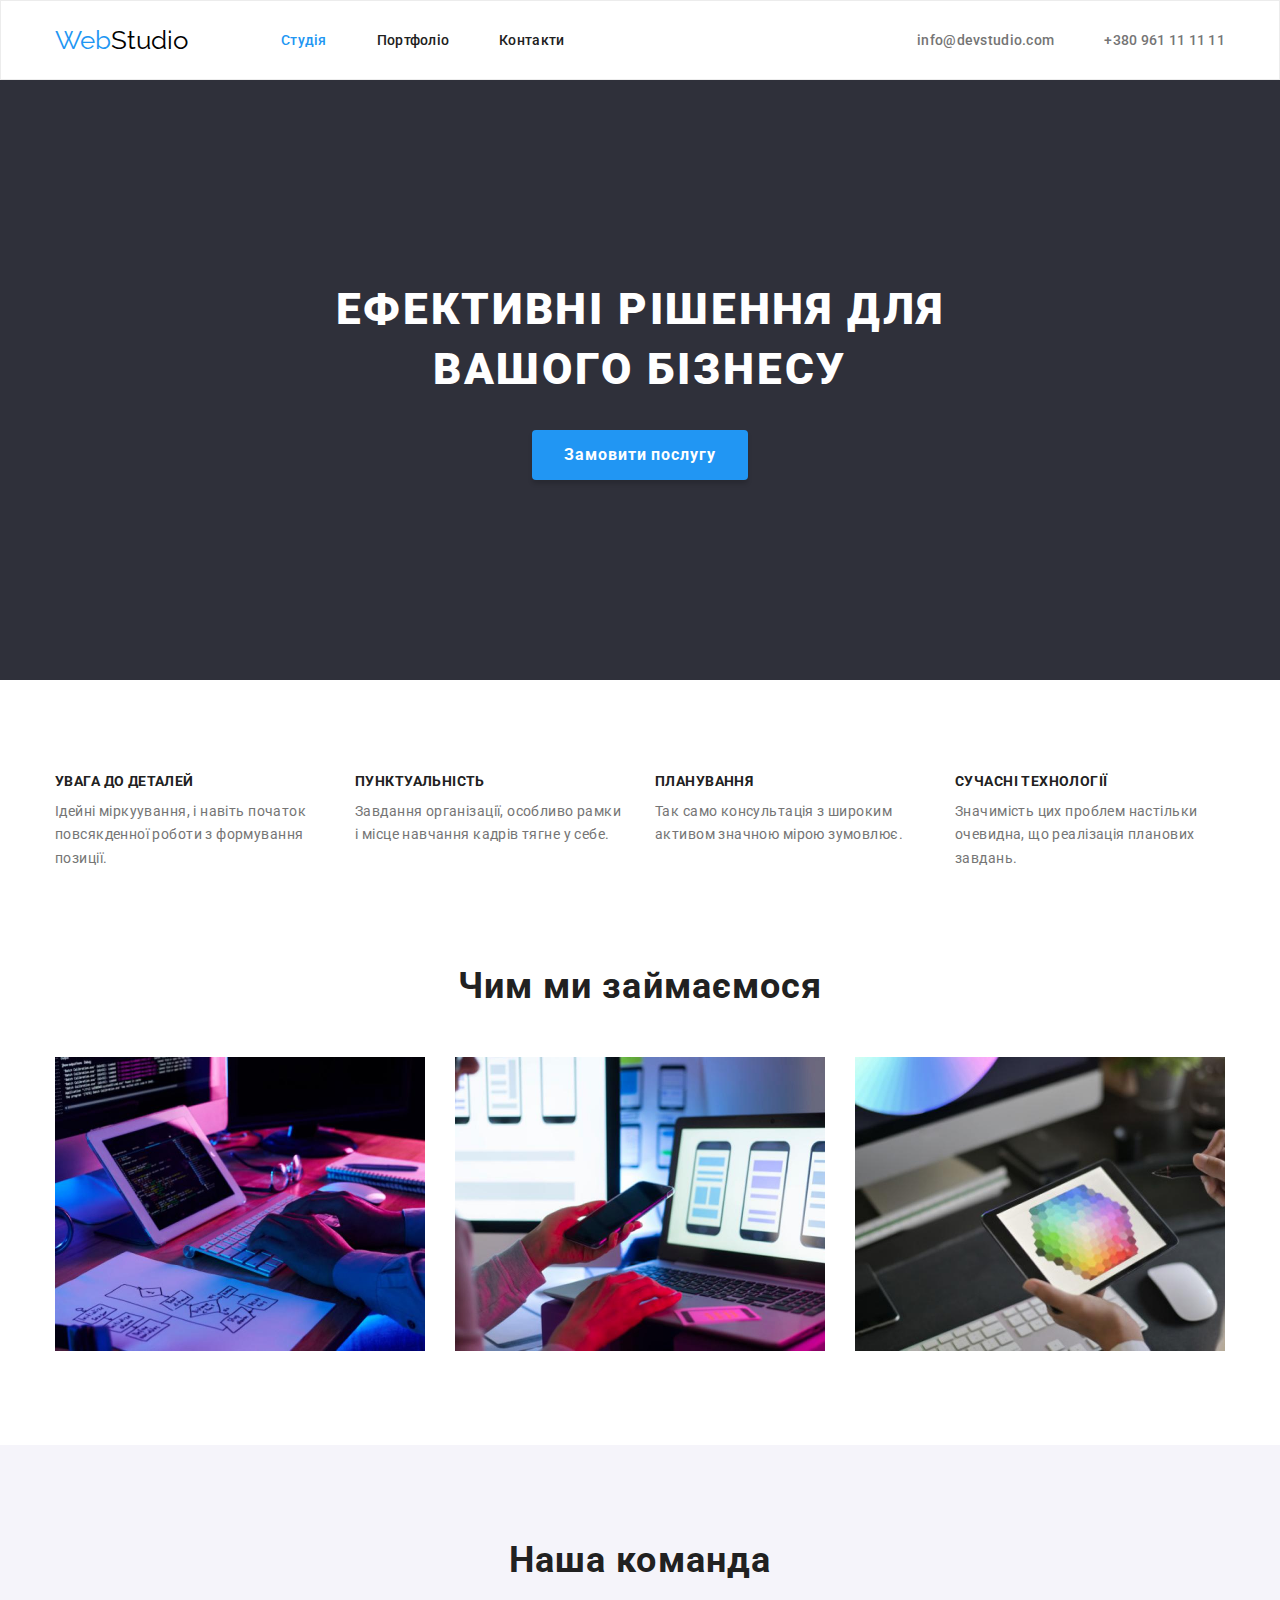
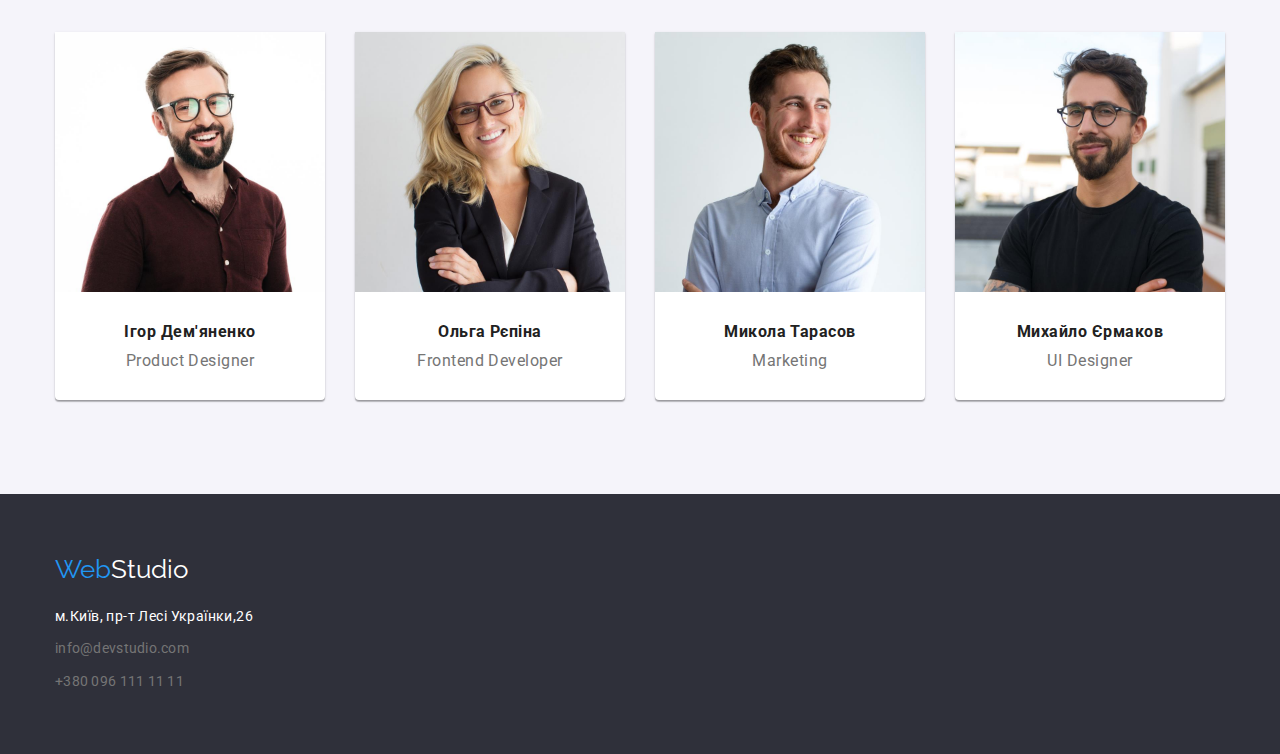
<file: index.html>
<!DOCTYPE html>
<html lang="uk">
<head>
    <meta charset="UTF-8">
    <meta http-equiv="X-UA-Compatible" content="IE=edge">
    <meta name="viewport" content="width=device-width, initial-scale=1.0">
    <title>Document</title>
    <link rel="preconnect" href="https://fonts.googleapis.com">
    <link rel="preconnect" href="https://fonts.gstatic.com" crossorigin>
    <link href="https://fonts.googleapis.com/css2?family=Raleway:wght@700&family=Roboto:wght@400;500;700;900&display=swap" rel="stylesheet">
    <link rel="stylesheet" href="https://cdnjs.cloudflare.com/ajax/libs/modern-normalize/1.1.0/modern-normalize.min.css">
    <link rel="stylesheet" href="css/styles.css">
</head>

<body>
    <header class="header">
        <div class="container container-header">
            <a class="webstudioheader" href=""><span class="span-web"> Web</span>Studio</a>
            <nav class="navigation">
                <ul class="studio-list">
                    <li class="lists">
                        <a class="header-transition current" href=""> Студія</a>
                    </li>
                    <li class="lists">
                        <a class="header-transition" href="portfolio.html"> Портфоліо</a>
                    </li>
                    <li class="lists">
                        <a class="header-transition" href=""> Контакти</a>
                    </li>
                </ul>
            </nav>
            <ul class="mail-list">
                <li class="lists">
                    <a class="mailtel" href="mailto:info@devstudio.com">info@devstudio.com</a>
                </li>
                <li class="lists">
                    <a class="mailtel" href="tel:+380961111111">+380&nbsp;961&nbsp;11&nbsp;11&nbsp;11</a>
                </li>
            </ul>
        </div>
    </header>
    <main class="main">
        <section class="conteiner-general section">
            <div class="container">
                <h1 class="main-title">Ефективні рішення для вашого бізнесу</h1>
                <button class="button-index" type="button">Замовити послугу</button>
            </div>
        </section>
        
            <section class="conteiner-goals section">
                <div class="container">
                    <!-- <h2>Ціль компанії</h2> -->
                    <ul class="goals-flex">
                        <li class="lists lists-goals">
                            <h3 class="goals-description">УВАГА ДО ДЕТАЛЕЙ</h3>
                            <p class="goals-text">Ідейні міркуування, і навіть початок повсякденної роботи з формування позиції.</p>
                        </li>
                        <li class="lists lists-goals">
                            <h3 class="goals-description">ПУНКТУАЛЬНІСТЬ</h3>
                            <p class="goals-text">Завдання організації, особливо рамки і місце навчання кадрів тягне у себе.</p>
                        </li>
                        <li class="lists lists-goals">
                            <h3 class="goals-description">ПЛАНУВАННЯ</h3>
                            <p class="goals-text">Так само консультація з широким активом значною мірою зумовлює.</p>
                        </li>
                        <li class="lists lists-goals">
                            <h3 class="goals-description">СУЧАСНІ ТЕХНОЛОГІЇ</h3>
                            <p class="goals-text">Значимість цих проблем настільки очевидна, що реалізація планових завдань.</p>
                        </li>
                    </ul>
                </div>
            </section>
            <section class="conteiner-page section">
                <div class="container">
                    <h2 class="pageteams">Чим ми займаємося</h2>
                        <ul class="page-flex">
                            <li class="lists">
                                <img src="images/Page1.jpg" alt="Зображення WebStudio" width="370" height="294">
                            </li>
                            <li class="lists">
                                <img src="images/Page2.jpg" alt="Зображення WebStudio" width="370" height="294">
                            </li>
                            <li class="lists">
                                <img src="images/Page3.jpg" alt="Зображення WebStudio" width="370" height="294">
                            </li>
                        </ul>
                </div>                    
            </section>
            <section class="conteiner-team section">
                <div class="container">
                    <h2 class="pageteams">Наша команда</h2>
                    <ul class="team-flex">
                        <li class="lists lists-people">
                            <img src="images/People1.jpg" alt="Men in a company WebStudio"  width="270" height="260">
                            <div class="name-profession">
                                <h3 class="team-name">Ігор Дем'яненко</h3>
                                <p class="team-profession">Product Designer</p>
                            </div>
                        </li>
                        <li class="lists lists-people">
                            <img src="images/People2.jpg" alt="Women in a company WebStudio" width="270" height="260">
                            <div class="name-profession">
                                <h3 class="team-name">Ольга Рєпіна</h3>
                                <p class="team-profession">Frontend Developer</p>
                            </div> 
                        </li>
                        <li class="lists lists-people">
                            <img src="images/People3.jpg" alt="Men in a company WebStudio" width="270" height="260">
                            <div class="name-profession">
                                <h3 class="team-name">Микола Тарасов</h3>
                                <p class="team-profession">Marketing</p>
                            </div>
                        </li>
                        <li class="lists lists-people">
                            <img src="images/People4.jpg" alt="Men in a company WebStudio" width="270" height="260">
                            <div class="name-profession">
                                <h3 class="team-name">Михайло Єрмаков</h3>
                                <p class="team-profession">UI Designer</p>
                            </div>
                        </li>
                    </ul>
                </div>
            </section>
    </main>
    <footer class="footer">
        <div class="container">
            <a class="webstudiofooter" href=""><span class="span-web"> Web</span>Studio</a>
            <div>
            <address class="footer-address">
                <ul>
                    <li class="lists">
                    <a class="adress" href="https://www.google.com/maps/place/%D0%B1%D1%83%D0%BB%D1%8C%D0%B2%D0%B0%D1%80+%D0%9B%D0%B5%D1%81%D1%96+%D0%A3%D0%BA%D1%80%D0%B0%D1%97%D0%BD%D0%BA%D0%B8,+26,+%D0%9A%D0%B8%D1%97%D0%B2,+02000/@50.4265807,30.5361971,17z/data=!3m1!4b1!4m5!3m4!1s0x40d4cf0e033ecbe9:0x57a4dffefec77da0!8m2!3d50.4265807!4d30.5383858" target="_blank" rel="noopener noreferrer">
                            м.Київ, пр-т Лесі Українки,26
                        </a>   
                    </li>
                    <li class="lists">
                        <a class="mailtel mailtel-footer" href="mailto:info@devstudio.com">
                            info@devstudio.com
                        </a>
                    </li>
                    <li class="lists">
                        <a class="mailtel mailtel-footer" href="tel:+3800961111111">
                            +380 096 111 11 11
                        </a>
                        
                    </li>
                </ul>
            </address>
        </div>
        </div>        
    </footer>
</body>
</html>
</file>
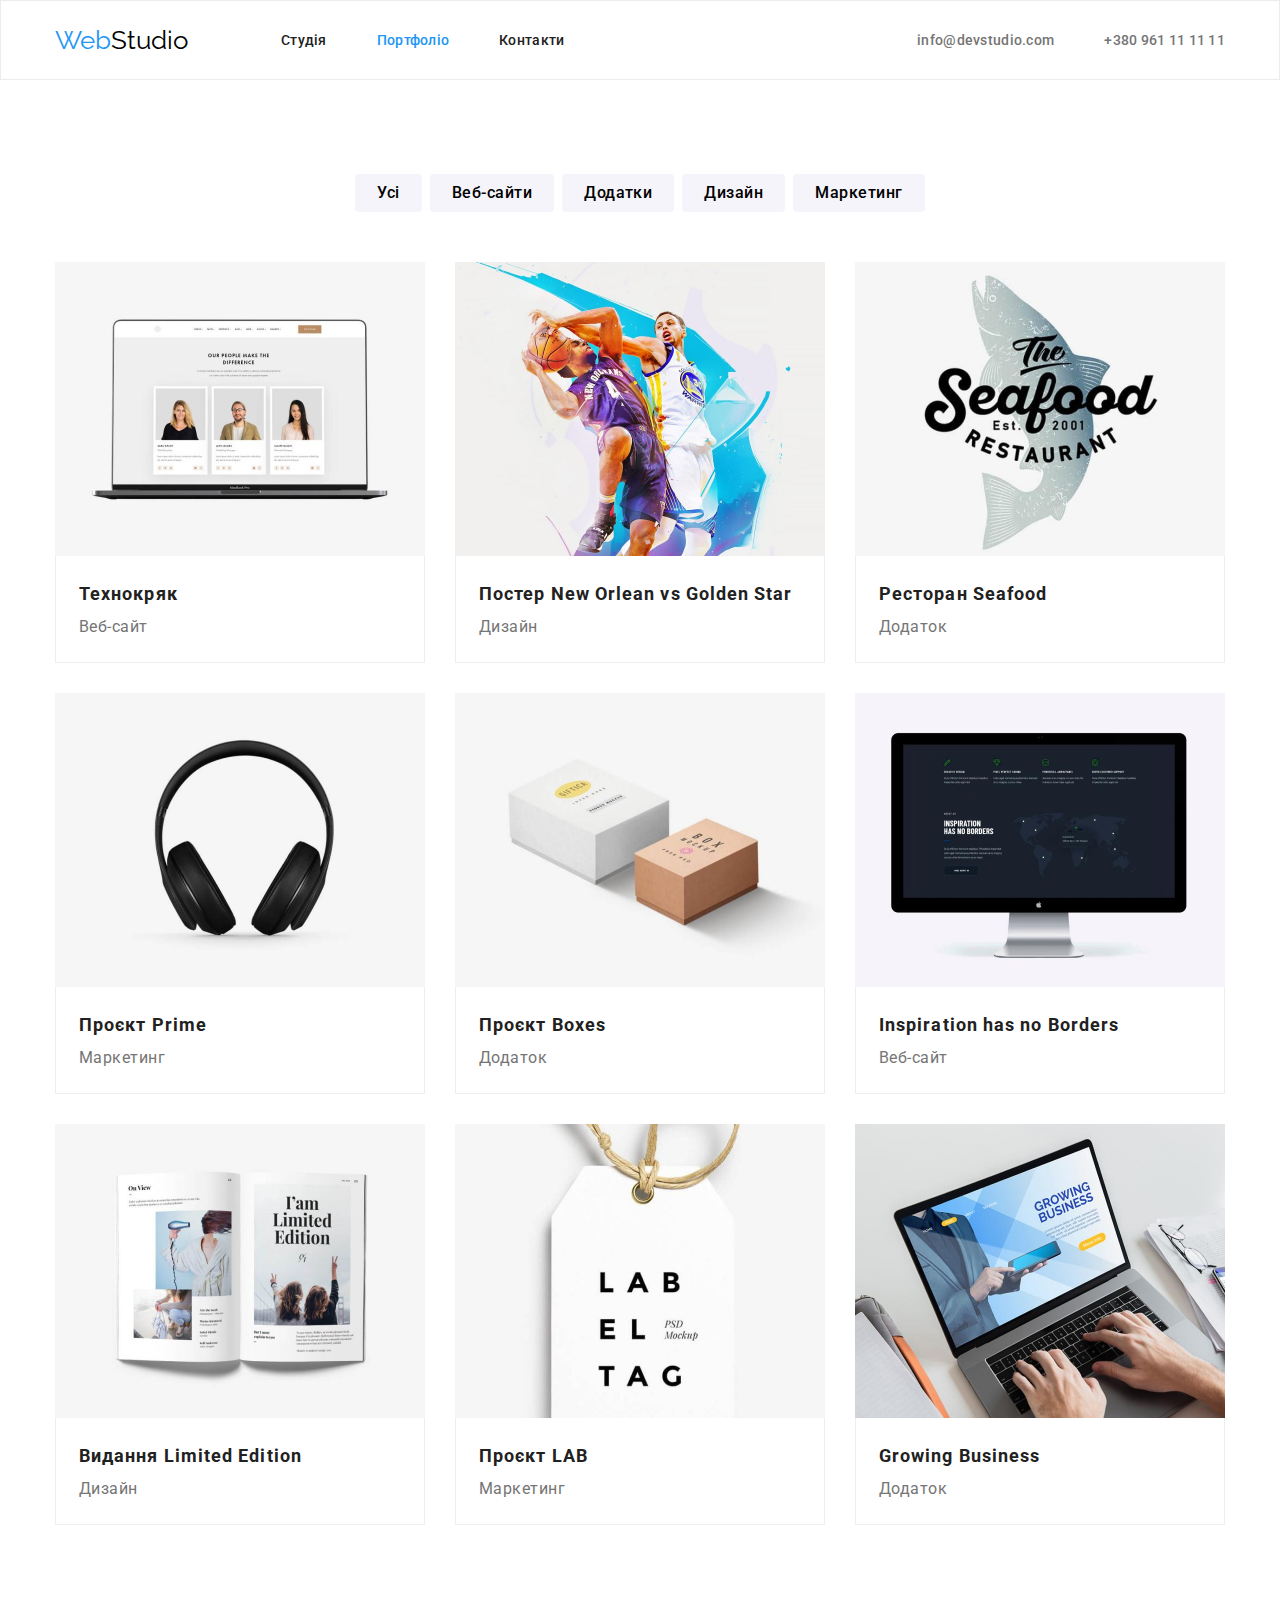
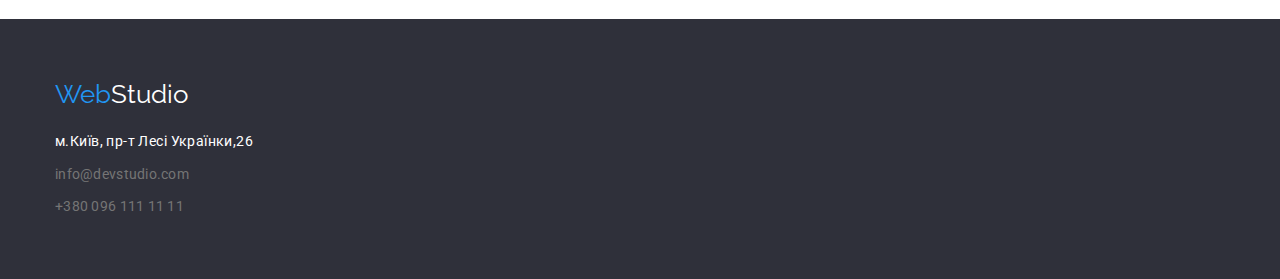
<file: portfolio.html>
<!DOCTYPE html>
<html lang="en">
<head>
    <meta charset="UTF-8">
    <meta http-equiv="X-UA-Compatible" content="IE=edge">
    <meta name="viewport" content="width=device-width, initial-scale=1.0">
    <title>Document</title>
    <link rel="preconnect" href="https://fonts.googleapis.com">
    <link rel="preconnect" href="https://fonts.gstatic.com" crossorigin>
    <link href="https://fonts.googleapis.com/css2?family=Raleway:wght@700&family=Roboto:wght@400;500;700;900&display=swap" rel="stylesheet">
    <link rel="stylesheet" href="https://cdnjs.cloudflare.com/ajax/libs/modern-normalize/1.1.0/modern-normalize.min.css">
    <link rel="stylesheet" href="css/styles.css">
</head>
<body>
    <header class="header">
        <div class="container container-header">
            <a class="webstudioheader" href=""><span class="span-web"> Web</span>Studio</a>
            <nav class="navigation">
                <ul class="studio-list">
                    <li class="lists">
                        <a class="header-transition" href="index.html"> Студія</a>
                    </li>
                    <li class="lists">
                        <a class="header-transition current" href=""> Портфоліо</a>
                    </li>
                    <li class="lists">
                        <a class="header-transition" href=""> Контакти</a>
                    </li>
                </ul>
            </nav>
            <ul class="mail-list">
                <li class="lists">
                    <a class="mailtel" href="mailto:info@devstudio.com">info@devstudio.com</a>
                </li>
                <li class="lists">
                    <a class="mailtel" href="tel:+380961111111">+380&nbsp;961&nbsp;11&nbsp;11&nbsp;11</a>
                </li>
            </ul>
        </div>
    </header>
    <main>
            <section class="conteiner-different-page section">
                <div class="container">
                    <!-- <h1>Усі зображення</h1> -->
                    <ul class="page">
                        <li class="lists">
                            <button class="button-portfolio" type="button">Усі</button>
                        </li>
                        <li class="lists">
                            <button class="button-portfolio" type="button">Веб-сайти</button>
                        </li>
                        <li class="lists">
                            <button class="button-portfolio" type="button">Додатки</button>
                        </li>
                        <li class="lists">
                            <button class="button-portfolio" type="button">Дизайн</button>
                        </li>
                        <li class="lists">
                            <button class="button-portfolio" type="button">Маркетинг</button>
                        </li>
                    </ul>
                    <ul class="different-page">
                        <li class="lists lists-different-page">
                            <img src="images/imagesportfolio/image.jpg" alt="Веб-сайт" width="370" height="294">
                            <div class="border-text">
                                <div class="container-text-portfolio">
                                    <h2 class="portfolio-description">Технокряк</h2>
                                    <p class="portfolio-text">Веб-сайт</p> 
                                </div>    
                            </div>
                        </li>
                        <li class="lists lists-different-page">
                            <img src="images/imagesportfolio/image1.jpg" alt="Дизайн" width="370" height="294">
                            <div class="border-text">
                                <div class="container-text-portfolio">
                                    <h2 class="portfolio-description">Постер New Orlean vs Golden Star</h2>
                                    <p class="portfolio-text">Дизайн</p>
                                </div>
                            </div>
                        </li>
                        <li class="lists lists-different-page">
                            <img src="images/imagesportfolio/image2.jpg" alt="Додаток" width="370" height="294">
                            <div class="border-text">
                                <div class="container-text-portfolio">
                                    <h2 class="portfolio-description">Ресторан Seafood</h2>
                                    <p class="portfolio-text">Додаток</p>
                                </div>
                            </div>
                        </li>
                        <li class="lists lists-different-page">
                            <img src="images/imagesportfolio/image3.jpg" alt="Маркетинг" width="370" height="294">
                            <div class="border-text">
                                <div class="container-text-portfolio">
                                    <h2 class="portfolio-description">Проєкт Prime</h2>
                                    <p class="portfolio-text">Маркетинг</p>
                                </div>
                            </div>
                        </li>
                        <li class="lists lists-different-page">
                            <img src="images/imagesportfolio/image4.jpg" alt="Додаток" width="370" height="294">
                            <div class="border-text">
                                <div class="container-text-portfolio">
                                    <h2 class="portfolio-description">Проєкт Boxes</h2>
                                    <p class="portfolio-text">Додаток</p>
                                </div>
                            </div>
                        </li>
                        <li class="lists lists-different-page">
                            <img src="images/imagesportfolio/image5.jpg" alt="Веб-сайт" width="370" height="294">
                            <div class="border-text">
                                <div class="container-text-portfolio">
                                    <h2 class="portfolio-description">Inspiration has no Borders</h2>
                                    <p class="portfolio-text">Веб-сайт</p>
                                </div>
                            </div>
                        </li>
                        <li class="lists lists-different-page">
                            <img src="images/imagesportfolio/image6.jpg" alt="Дизайн" width="370" height="294">
                            <div class="border-text">
                                <div class="container-text-portfolio">
                                    <h2 class="portfolio-description">Видання Limited Edition</h2>
                                    <p class="portfolio-text">Дизайн</p>
                                </div>
                            </div>
                        </li>
                        <li class="lists lists-different-page">
                            <img src="images/imagesportfolio/image7.jpg" alt="Маркетинг" width="370" height="294">
                            <div class="border-text">
                                <div class="container-text-portfolio">
                                    <h2 class="portfolio-description">Проєкт LAB</h2>
                                    <p class="portfolio-text">Маркетинг</p>
                                </div>
                            </div>
                        </li>
                        <li class="lists lists-different-page">
                            <img src="images/imagesportfolio/image8.jpg" alt="Додаток" width="370" height="294">
                            <div class="border-text">
                                <div class="container-text-portfolio">
                                    <h2 class="portfolio-description">Growing Business</h2>
                                    <p class="portfolio-text">Додаток</p>
                                </div>
                            </div>
                        </li>
                    </ul>
                </div>
            </section>
    </main>
    <footer class="footer footer-margin-top">
        <div class="container">
            <a class="webstudiofooter" href=""><span class="span-web"> Web</span>Studio</a>
            <address class="footer-address">
                <ul>
                    <li class="lists">
                    <a class="adress" href="https://www.google.com/maps/place/%D0%B1%D1%83%D0%BB%D1%8C%D0%B2%D0%B0%D1%80+%D0%9B%D0%B5%D1%81%D1%96+%D0%A3%D0%BA%D1%80%D0%B0%D1%97%D0%BD%D0%BA%D0%B8,+26,+%D0%9A%D0%B8%D1%97%D0%B2,+02000/@50.4265807,30.5361971,17z/data=!3m1!4b1!4m5!3m4!1s0x40d4cf0e033ecbe9:0x57a4dffefec77da0!8m2!3d50.4265807!4d30.5383858" target="_blank" rel="noopener noreferrer">
                            м.Київ, пр-т Лесі Українки,26
                        </a>   
                    </li>
                    <li class="lists">
                        <a class="mailtel mailtel-footer" href="mailto:info@devstudio.com">
                            info@devstudio.com
                        </a>
                    </li>
                    <li class="lists">
                        <a class="mailtel mailtel-footer" href="tel:+3800961111111">
                            +380 096 111 11 11
                        </a>
                        
                    </li>
                </ul>
            </address>
        </div>        
    </footer>
</body>
</html>
</file>
<file: css/styles.css>
:root{
    --col:#212121;
    --white:#FFFFFF;
    --blue:#188CE8;
    --dlue-active:#15568b;
    --grey:#757575;
    --header-ul:#2196F3;
}
h1,
h2,
h3,
h4,
h5,
h6,
p{
    margin: 0;
}
ul,ol{
    margin: 0;
    padding: 0;
    list-style: none;
}
img{
    display: block;
}
.lists{
    list-style-type: none;
}
body{
    font-family: 'Roboto', sans-serif;
    color: var(--col);
    font-size: 14px;
}
.span-web{
    color: #2196F3;
}

.section{
    padding-top: 94px;
    padding-bottom: 94px;
}
/* Header */
.header{
    height: 80px;
    border: 1px solid #ECECEC;
}
.webstudioheader{
    font-family: 'Raleway', sans-serif;
    font-size: 26px;
    line-height: 1.19;
    color: black;
    text-decoration: none;
}
.header-transition{
    text-decoration: none;
    letter-spacing: 0.02em;
    font-weight: 500;
    line-height: 1.14;
    color: var(--col);
}
.current{
    color: var(--header-ul);
}
.header-transition:hover{
    color: var(--header-ul);
}
.mailtel{
    text-decoration: none;
    font-weight: 500;
    letter-spacing: 0.02em;
    line-height: 1.14;
    color: var(--grey);
}
.mailtel:hover,.adress:hover{
    color:var(--blue);
}
.mailtel:active,.adress:active{
    color:var(--dlue-active);
}
.mail-list{
    display: flex;
    gap: 50px;
    margin-left: 344px;
}
.container{
    width: 1200px;
    margin: 0 auto;
    padding-left: 15px;
    padding-right: 15px;
}
.container-header{
    height: 100%;
    display: flex;
    justify-content: space-between;
    align-items: center;
}
.studio-list{
    display: flex;
    gap: 50px;
}
.navigation{
    flex: 1;
    margin-left: 93px;
}
/* Main */
.main-title{
    width: 696px;
    margin: 0 auto;
    font-size: 44px;
    font-weight: 900;
    text-align: center;
    letter-spacing: 0.06em;
    text-transform: uppercase;
    line-height: 1.36;
    color: var(--white);
}
.conteiner-general{
    padding: 200px 0;
    background-color: #2F303A;
}
.button-index{
    display: block;
    margin: 0 auto;
    margin-top: 30px;
    padding: 10px 32px;
    font-size: 16px;
    font-weight: 700;
    line-height: 1.87;
    font-family: inherit;
    background-color: #2196F3;
    color: var(--white);
    letter-spacing: 0.06em;
    box-shadow: 0px 4px 4px rgba(0, 0, 0, 0.15);
    border-radius: 4px;
    border: none;
    cursor: pointer;
}
.button-index:active,
.button-index:hover,
.button-index:focus{
    background-color: #188CE8;
}
.goals-flex{
    display: flex;
    justify-content: space-between;

}
.lists-goals{
    max-width: 270px;
}
.goals-description{
    letter-spacing: 0.03em;
    text-transform: uppercase;
    line-height: 1.14;
    font-size: 14px;
}
.goals-text{
    margin-top: 10px;
    line-height: 1.71;
    letter-spacing: 0.03em;
    color: var(--grey);
}
.conteiner-goals{
padding-bottom: 0;
}
/* Container-page */
.conteiner-page{
    font-size: 36px;
    line-height: 1.17;  
}
.pageteams {
    font-size: 36px;
    text-align: center;
    letter-spacing: 0.03em;
    line-height: 1.17;
}
.page-flex{
    display: flex;
    justify-content: space-between;
    margin-top: 50px;
}
/* Conteiner-team */
.conteiner-team{
    background-color: #F5F4FA;
}
.team-name{
    font-size: 16px;
    text-align: center;
    letter-spacing: 0.03em;
    line-height: 1.19;
}
.team-profession{
    margin-top: 10px;
    font-size: 16px;
    text-align: center;
    letter-spacing: 0.03em;
    line-height: 1.19;
    color: var(--grey);      
}
.lists-people{
    max-width: 270px;
    background-color: #FFFFFF;
    box-shadow: 0px 1px 3px rgba(0, 0, 0, 0.12), 0px 1px 1px rgba(0, 0, 0, 0.14), 0px 2px 1px rgba(0, 0, 0, 0.2);
    border-radius: 0px 0px 4px 4px;
}
.team-flex{
    margin-top: 50px;
    display: flex;
    justify-content: space-between;
}
.name-profession{
    padding-top: 30px;
    padding-bottom: 30px;
}
/* Footer */
.footer{ 
    padding: 60px 0;
    background-color: #2F303A;
}
.webstudiofooter{
    font-family: 'Raleway', sans-serif;
    font-size: 26px;
    line-height: 1.19;
    color: var(--white);
    text-decoration: none;
}
.footer-address{
    margin-top: 20px;
    font-style: normal;
}

.mailtel-footer{
    font-weight: 400;
}
.adress{
    text-decoration: none;
    letter-spacing: 0.03em;
    line-height: 1.71;
    color: var(--white);
}
.footer-address .lists:not(:last-child){
    margin-bottom: 9px;
}
.mailtel:hover,.adress:hover{
    color:var(--blue);
}
.mailtel:active,.adress:active{
    color:var(--dlue-active);
}
.footer .mailtel{
    font-size: 14px;
    line-height: 1.71;
}

/* Portfolio */
.button-portfolio{
    cursor: pointer;
    font-weight: 500;
    font-family: inherit;
    padding: 6px 22px 6px 22px;
    background-color: #F5F4FA;
    border: none;
    font-size: 16px;
    line-height: 1.62;
    letter-spacing: 0.03em;
    border-radius: 4px;
}
.button-portfolio:hover,
.button-portfolio:focus{
    color: #FFFFFF;
    background-color: #2196F3;
    box-shadow: 0px 3px 1px rgba(0, 0, 0, 0.1), 0px 1px 2px rgba(0, 0, 0, 0.08), 0px 2px 2px rgba(0, 0, 0, 0.12);
}
.portfolio-description{
    font-size: 18px;
    letter-spacing: 0.06em;
    line-height: 2;
}
.portfolio-text{
    font-size: 16px;
    letter-spacing: 0.03em;
    line-height: 1.87;
    color: var(--grey);
}
.page{
    display: flex;
    justify-content: center;
    gap: 8px;
}
.different-page{
    margin-top: 50px;
    display: flex;
    justify-content: space-between;
    flex-wrap: wrap;
}
.lists-different-page{
    max-width: 370px;
    margin-bottom: 30px;
}
.lists-different-page:nth-last-child(-n + 3){
margin-bottom: 0;
}

.container-text-portfolio{
    max-width: 322px;
    margin: auto;
    margin-bottom: 20px;
    display: flex;
    flex-direction: column;
}
.border-text{
    padding-top: 20px;
    border: 1px solid #EEEEEE;
    border-top: none;
}
</file>
